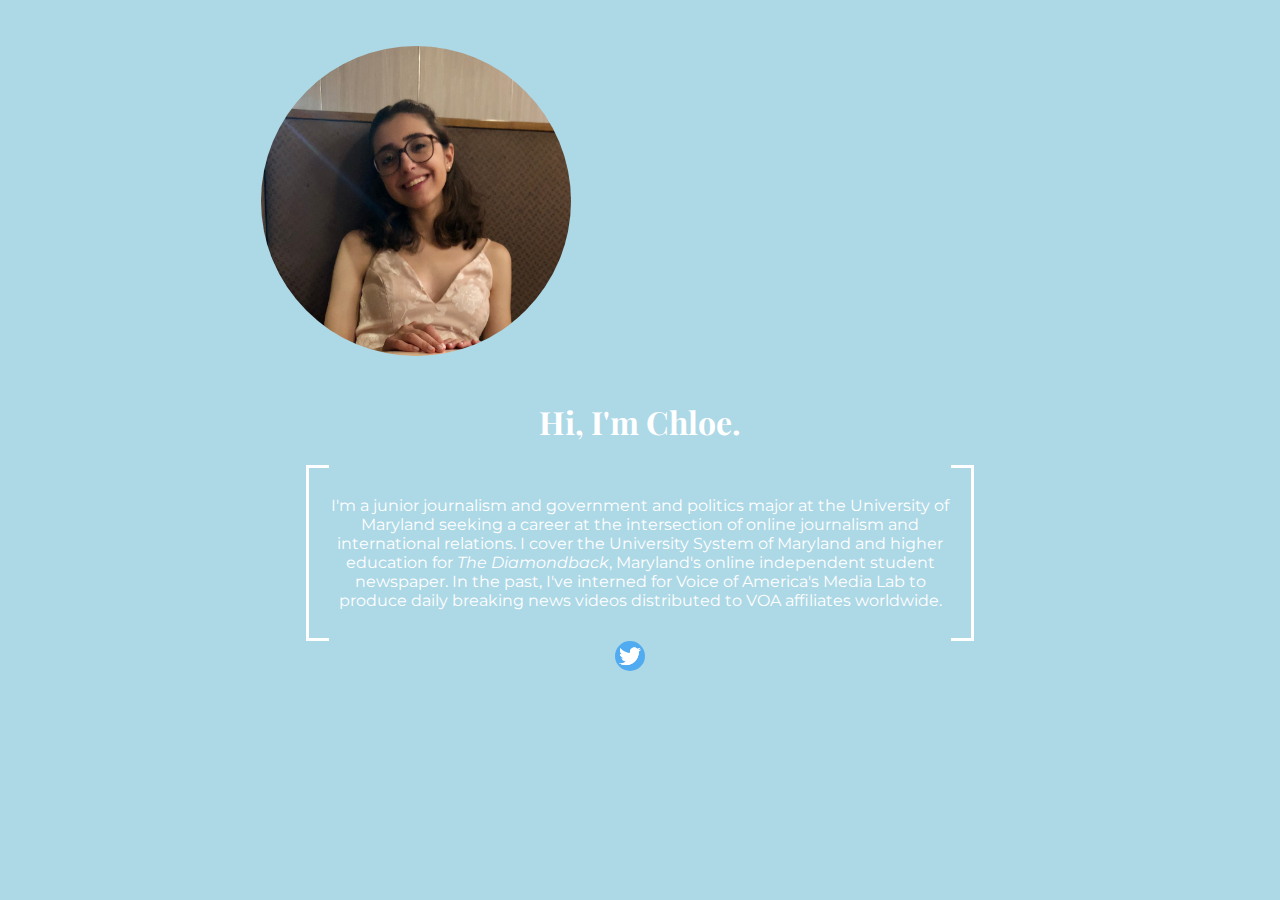
<file: index.html>
<!DOCTYPE html>
<html lang="en">
   <head>
      <!-- Basic Page Needs -->
      <meta charset="utf-8">
      <title>Chloe Goldberg</title>
      <meta name="description" content=" ">
      <meta name="author" content=" ">
      <!--Mobile Specific Metas -->
      <meta name="viewport" content="width=device-width, initial-scale=1">
      <!-- FONT -->
      <link href="https://fonts.googleapis.com/css2?family=Montserrat:ital,wght@0,400;0,700;1,400&display=swap" rel="stylesheet">
      <link href="https://fonts.googleapis.com/css2?family=Playfair+Display:ital,wght@0,400;0,700;1,400&display=swap" rel="stylesheet">
      <!-- CSS -->
      <link rel="stylesheet" href="https://cdn.jsdelivr.net/npm/bootstrap@4.5.3/dist/css/bootstrap.min.css" integrity="sha384-TX8t27EcRE3e/ihU7zmQxVncDAy5uIKz4rEkgIXeMed4M0jlfIDPvg6uqKI2xXr2" crossorigin="anonymous">
      <link rel="stylesheet" href="css/style.css">
   </head>
   <!-- Page contents here -->
   <body>
      <!--NAV-->
      <nav class="navbar navbar-light bg-light">
         <a class="navbar-link" href="index.html" style="color: #add8e6">About</a>
         <a class="navbar-link" href="resume.html" style="color: #add8e6">Resume</a>
         <a class="navbar-link" href="clips.html" style="color: #add8e6">Clips</a>
         <a class="navbar-link" href="contact.html" style="color: #add8e6">Contact</a>
      </nav>
      <!--HEADSHOT-->
      <div class="image-container">
         <br><img src="images/headshot.jpg" class="img-fluid img-circle" alt="headshot">
      </div>
      <br>
      <h1 class="head">Hi, I'm Chloe.</h1>
      <!--BLURB-->
      <div class="blurb bracket">
         <p>I'm a junior journalism and government and politics major at the University of Maryland seeking a career at the intersection of online journalism and international relations. I cover the University System of Maryland and higher education for <em>The Diamondback</em>, Maryland's online independent student newspaper. In the past, I've interned for Voice of America's Media Lab to produce daily breaking news videos distributed to VOA affiliates worldwide.</p>
      </div>
      <div class="twitter">
         <a href="https://twitter.com/ChloeGoldberg10"> <img src="images/twitter3.jpg" class="img-fluid image-container"></a> 
      </div>
      <br>
      <br>
   </body>
</file>
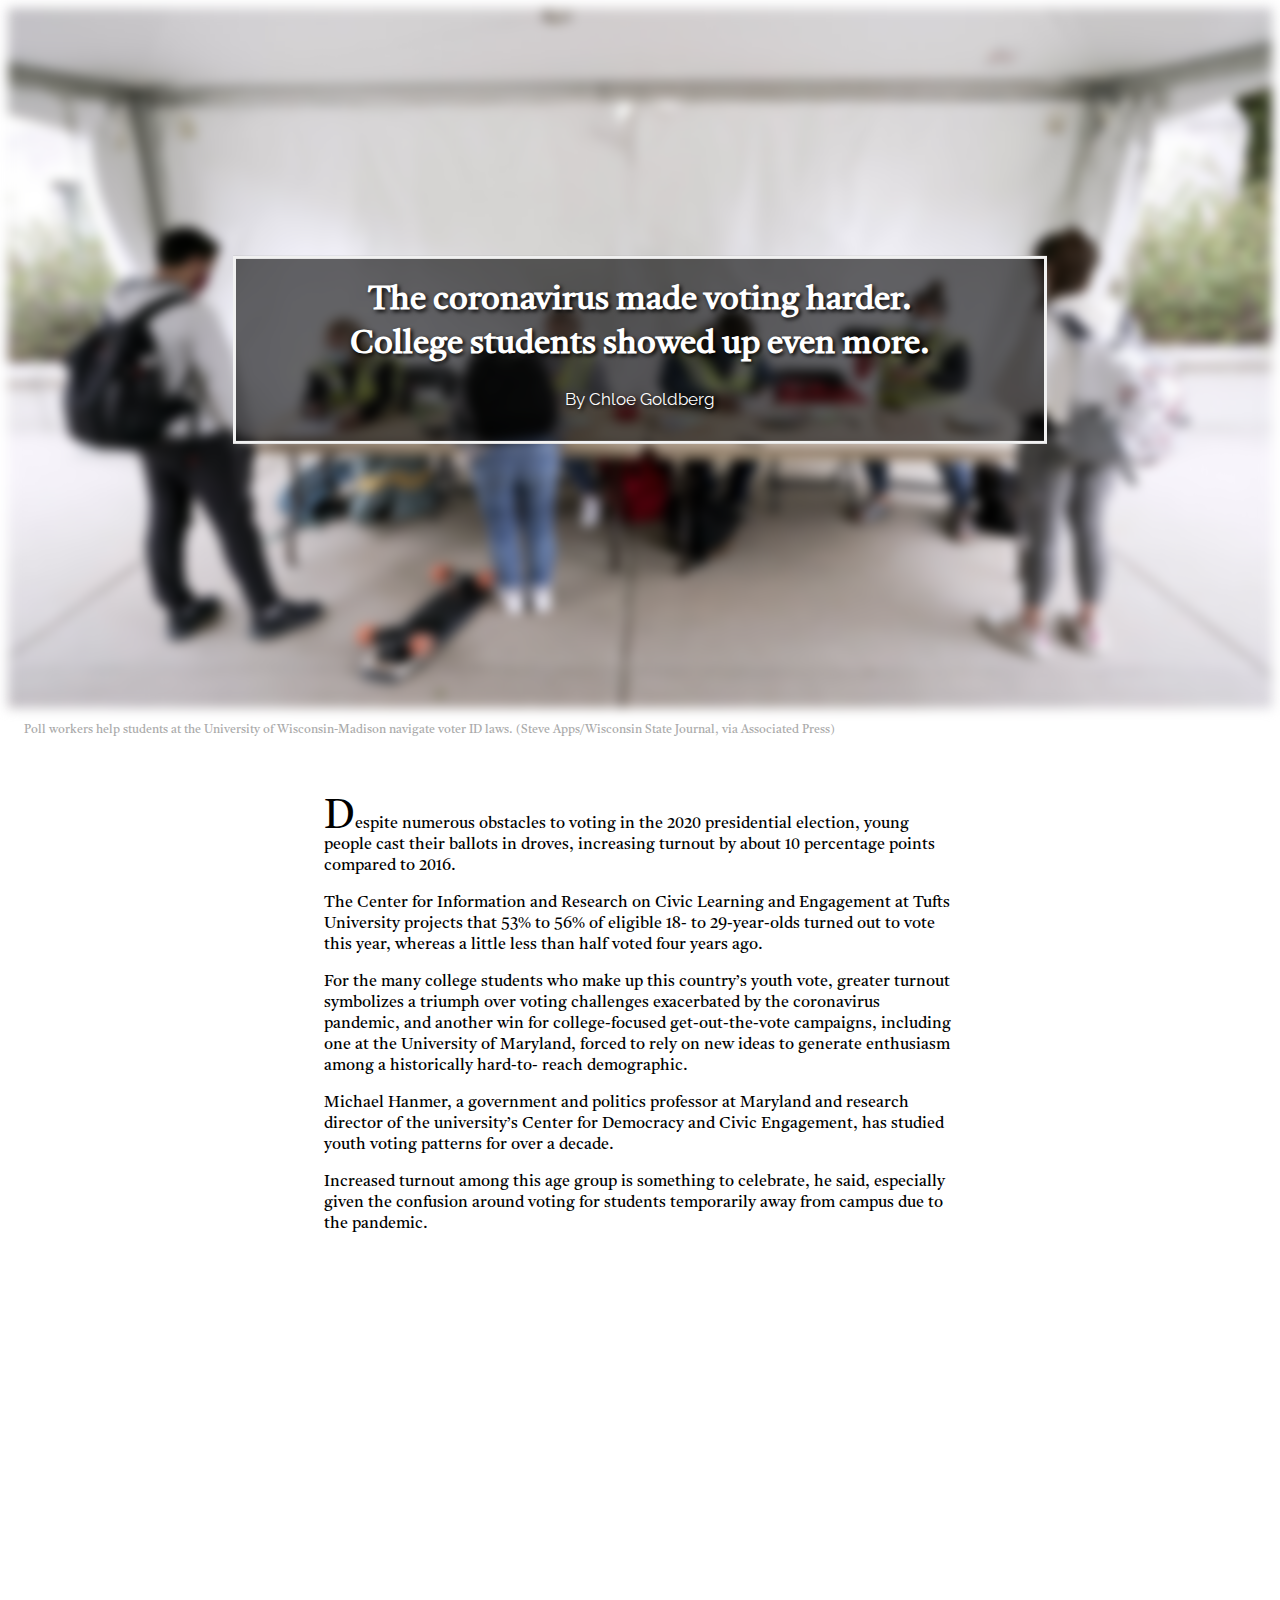
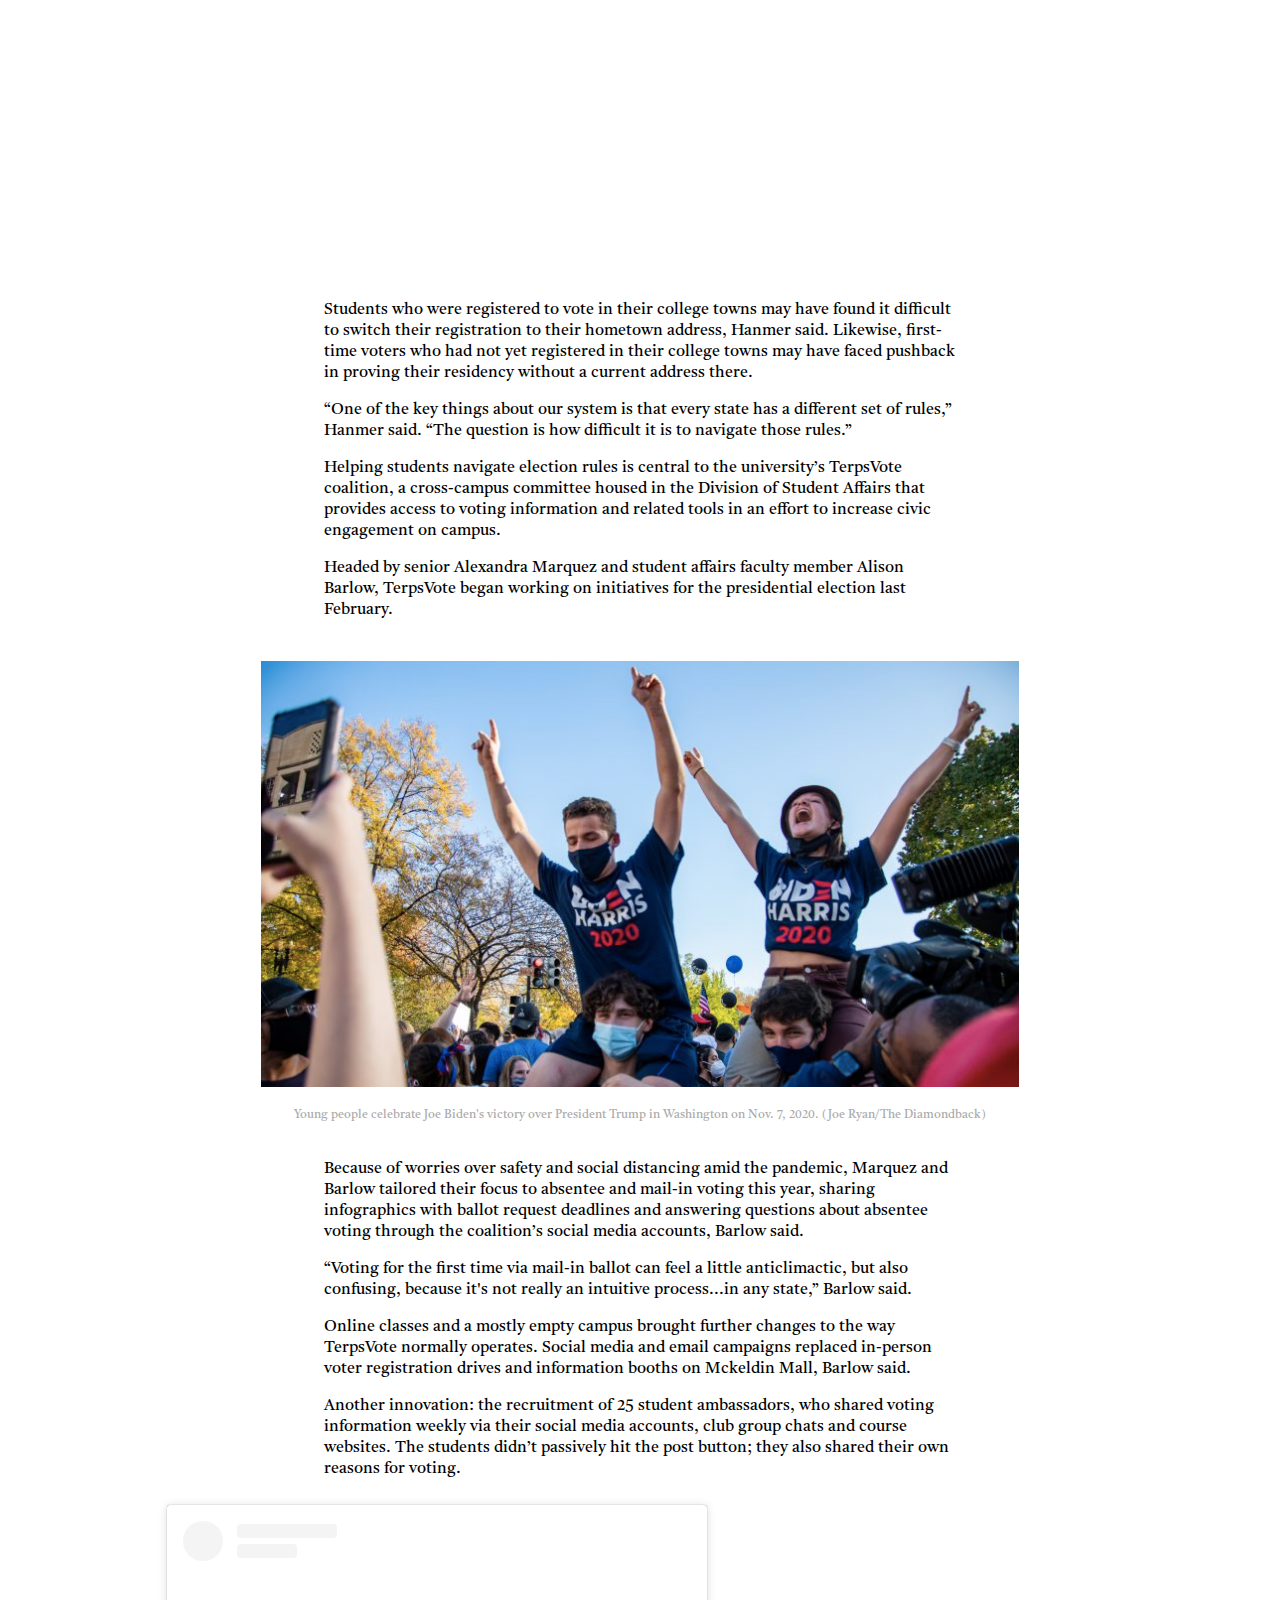
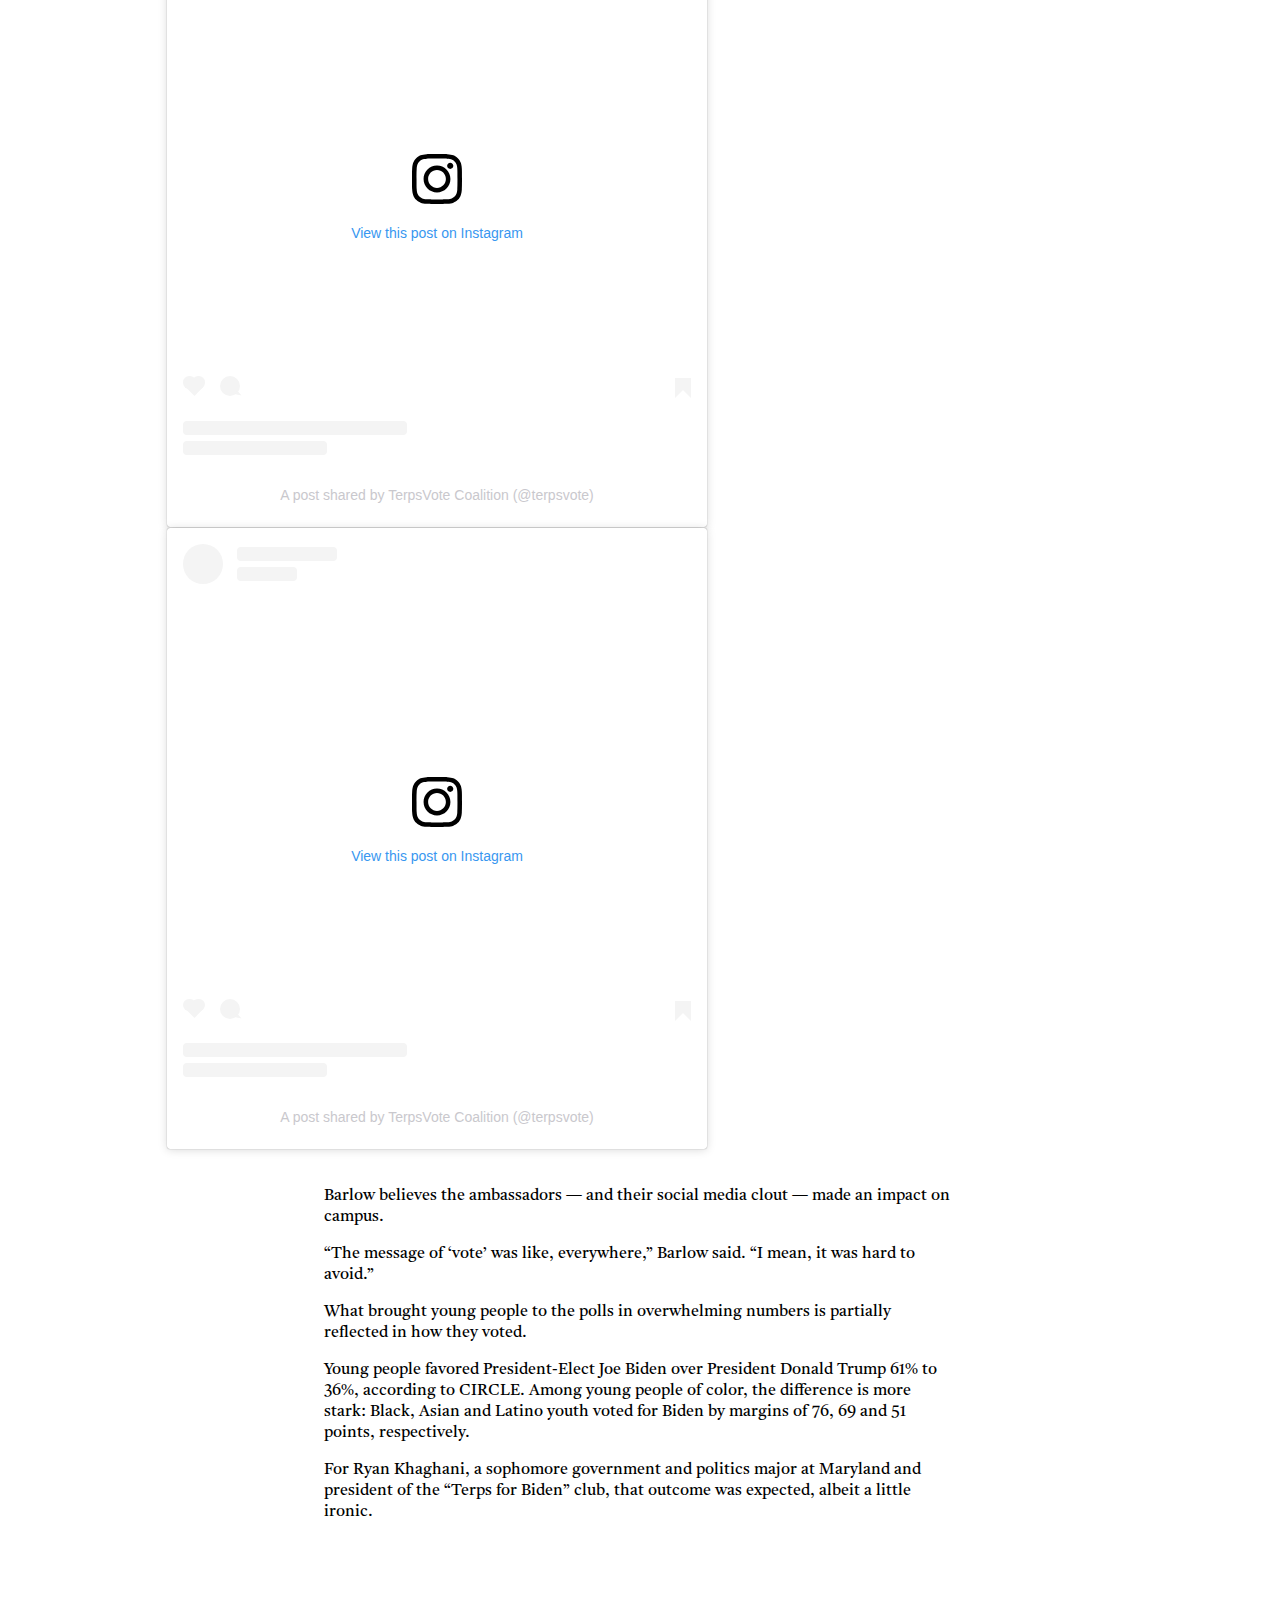
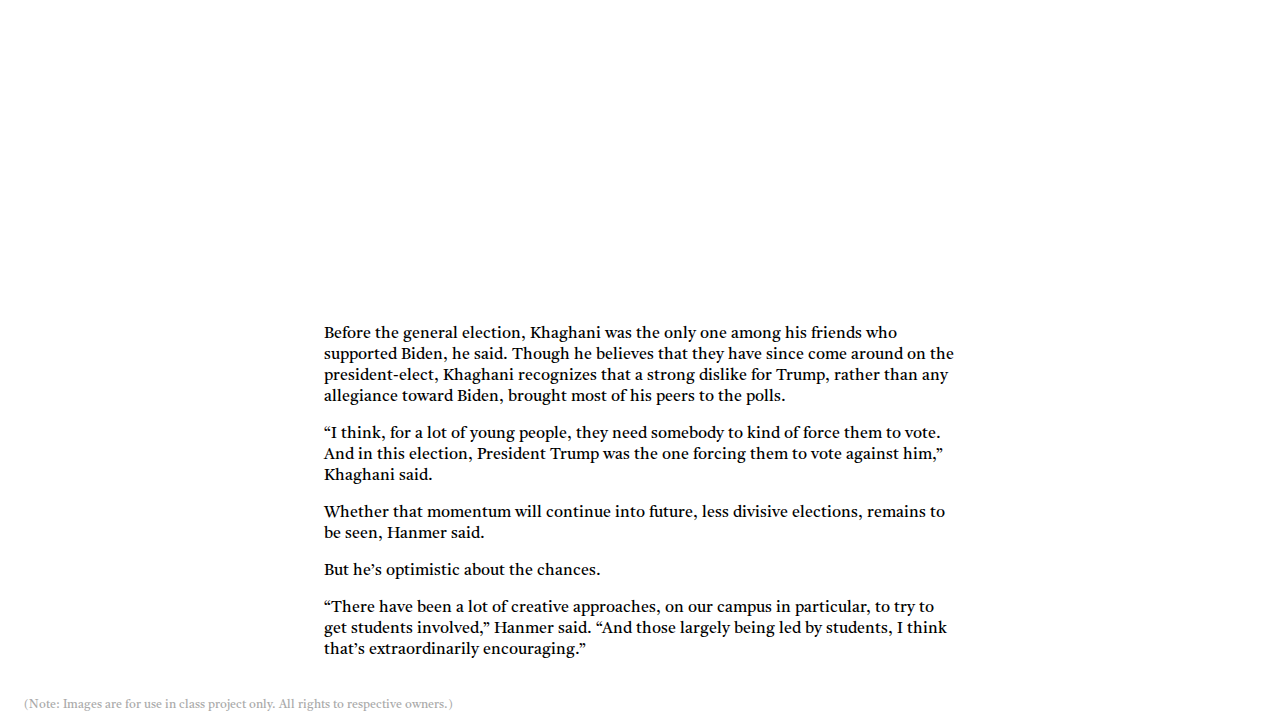
<file: projects/final/index.html>
<!DOCTYPE html>
<html lang="en">
   <head>
      <!-- Basic Page Needs -->
      <meta charset="utf-8">
      <title>The coronavirus made voting harder. College students showed up even more.</title>
      <meta name="description" content="Turnout amongst young Americans in the 2020 presidential election increased by about 10 percentage points compared to 2016.">
      <meta name="author" content=" ">
      <!--Mobile Specific Metas -->
      <meta name="viewport" content="width=device-width, initial-scale=1">
      <!-- FONT -->
      <link href="https://fonts.googleapis.com/css2?family=Castoro&display=swap" rel="stylesheet">
      <link href="https://fonts.googleapis.com/css2?family=Raleway&display=swap" rel="stylesheet">
      <link href="https://fonts.googleapis.com/css2?family=Open+Sans&display=swap" rel="stylesheet">
      <link href="https://fonts.googleapis.com/css2?family=PT+Serif:wght@400;700&display=swap" rel="stylesheet">
      <!-- CSS -->
      <link rel="stylesheet" href="https://cdn.jsdelivr.net/npm/bootstrap@4.5.3/dist/css/bootstrap.min.css" integrity="sha384-TX8t27EcRE3e/ihU7zmQxVncDAy5uIKz4rEkgIXeMed4M0jlfIDPvg6uqKI2xXr2" crossorigin="anonymous">
      <link rel="stylesheet" href="css/style.css">
   </head>
   <body>
      <div class="container-fluid">
         <img src="images/pollworkers.jpg" alt="students at the University of Wisconsin-Madison receive voting information" style="width: 100%;" height="700">
      </div>
      <div class="centered">
         The coronavirus made voting harder.<br>College students showed up even more.
         <p>By Chloe Goldberg</p>
      </div>
      <div class="caption">Poll workers help students at the University of Wisconsin-Madison navigate voter ID laws. (Steve Apps/Wisconsin State Journal, via Associated Press)</div>
      <div class="article">
         <p><span class="first-letter">D</span>espite numerous obstacles to voting in the 2020 presidential election, young people cast their ballots in droves, increasing turnout by about 10 percentage points compared to 2016.</p>
         <p>The ​Center for Information and Research on Civic Learning and Engagement​ at Tufts University projects that 53% to 56% of eligible 18- to 29-year-olds turned out to vote this year, whereas a little less than half voted four years ago.</p>
         <p>For the many college students who make up this country’s youth vote, greater turnout symbolizes a triumph over voting challenges exacerbated by the coronavirus pandemic, and another win for college-focused get-out-the-vote campaigns, including one at the University of Maryland, forced to rely on new ideas to generate enthusiasm among a historically hard-to- reach demographic.</p>
         <p>Michael Hanmer, a government and politics professor at Maryland and research director of the university’s Center for Democracy and Civic Engagement, has studied youth voting patterns for over a decade.</p>
         <p>Increased turnout among this age group is something to celebrate, he said, especially given the confusion around voting for students temporarily away from campus due to the pandemic.</p>
      </div>
      <div class="earlychart">
         <iframe title="2020 Youth Absentee and Early Voting vs. 2016 Total Youth Votes Cast" aria-label="Split Bars" id="datawrapper-chart-Dh8FL" src="https://datawrapper.dwcdn.net/Dh8FL/2/" style="width: 0; min-width: 100% !important; border: none;" height="581"></iframe><script type="text/javascript">!function(){"use strict";window.addEventListener("message",(function(a){if(void 0!==a.data["datawrapper-height"])for(var e in a.data["datawrapper-height"]){var t=document.getElementById("datawrapper-chart-"+e)||document.querySelector("iframe[src*='"+e+"']");t&&(t.style.height=a.data["datawrapper-height"][e]+"px")}}))}();</script>
      </div>
      <div class="article">
         <p>Students who were registered to vote in their college towns may have found it difficult to switch their registration to their hometown address, Hanmer said. Likewise, first-time voters who had not yet registered in their college towns may have faced pushback in proving their residency without a current address there.</p>
         <p>“One of the key things about our system is that every state has a different set of rules,” Hanmer said. “The question is how difficult it is to navigate those rules.”</p>
         <p>Helping students navigate election rules is central to the university’s TerpsVote coalition, a cross-campus committee housed in the Division of Student Affairs that provides access to voting information and related tools in an effort to increase civic engagement on campus.</p>
         <p>Headed by senior Alexandra Marquez and student affairs faculty member Alison Barlow, TerpsVote began working on initiatives for the presidential election last February.</p>
      </div>
      <div class="picture">
         <p><img src="images/college-rejoicing.png" alt="young people celebrating Biden's victory outside White House" style="width: 100%"></p>
      </div>
      <div class="cap2">Young people celebrate Joe Biden's victory over President Trump in Washington on Nov. 7, 2020. (Joe Ryan/The Diamondback)</div>
      <div class="article">
         <p>Because of worries over safety and social distancing amid the pandemic, Marquez and Barlow tailored their focus to absentee and mail-in voting this year, sharing infographics with ballot request deadlines and answering questions about absentee voting through the coalition’s social media accounts, Barlow said.</p>
         <p>“Voting for the first time via mail-in ballot can feel a little anticlimactic, but also confusing, because it's not really an intuitive process...in any state,” Barlow said.</p>
         <p>Online classes and a mostly empty campus brought further changes to the way TerpsVote normally operates. Social media and email campaigns replaced in-person voter registration drives and information booths on Mckeldin Mall, Barlow said.</p>
         <p>Another innovation: the recruitment of 25 student ambassadors, who shared voting information weekly via their social media accounts, club group chats and course websites. The students didn’t passively hit the post button; they also shared their own reasons for voting.</p>
      </div>
      <div class="terpsvote">
         <div class="row">
            <div class="col-6">
               <blockquote class="instagram-media" data-instgrm-captioned data-instgrm-permalink="https://www.instagram.com/p/CHGreHyn8AX/?utm_source=ig_embed&amp;utm_campaign=loading" data-instgrm-version="13" style=" background:#FFF; border:0; border-radius:3px; box-shadow:0 0 1px 0 rgba(0,0,0,0.5),0 1px 10px 0 rgba(0,0,0,0.15); margin: 1px; max-width:540px; min-width:326px; padding:0; width:99.375%; width:-webkit-calc(100% - 2px); width:calc(100% - 2px);">
                  <div style="padding:16px;">
                     <a href="https://www.instagram.com/p/CHGreHyn8AX/?utm_source=ig_embed&amp;utm_campaign=loading" style=" background:#FFFFFF; line-height:0; padding:0 0; text-align:center; text-decoration:none; width:100%;" target="_blank">
                        <div style=" display: flex; flex-direction: row; align-items: center;">
                           <div style="background-color: #F4F4F4; border-radius: 50%; flex-grow: 0; height: 40px; margin-right: 14px; width: 40px;"></div>
                           <div style="display: flex; flex-direction: column; flex-grow: 1; justify-content: center;">
                              <div style=" background-color: #F4F4F4; border-radius: 4px; flex-grow: 0; height: 14px; margin-bottom: 6px; width: 100px;"></div>
                              <div style=" background-color: #F4F4F4; border-radius: 4px; flex-grow: 0; height: 14px; width: 60px;"></div>
                           </div>
                        </div>
                        <div style="padding: 19% 0;"></div>
                        <div style="display:block; height:50px; margin:0 auto 12px; width:50px;">
                           <svg width="50px" height="50px" viewBox="0 0 60 60" version="1.1" xmlns="http://www.w3.org/2000/svg" xmlns:xlink="http://www.w3.org/1999/xlink">
                              <g stroke="none" stroke-width="1" fill="none" fill-rule="evenodd">
                                 <g transform="translate(-511.000000, -20.000000)" fill="#000000">
                                    <g>
                                       <path d="M556.869,30.41 C554.814,30.41 553.148,32.076 553.148,34.131 C553.148,36.186 554.814,37.852 556.869,37.852 C558.924,37.852 560.59,36.186 560.59,34.131 C560.59,32.076 558.924,30.41 556.869,30.41 M541,60.657 C535.114,60.657 530.342,55.887 530.342,50 C530.342,44.114 535.114,39.342 541,39.342 C546.887,39.342 551.658,44.114 551.658,50 C551.658,55.887 546.887,60.657 541,60.657 M541,33.886 C532.1,33.886 524.886,41.1 524.886,50 C524.886,58.899 532.1,66.113 541,66.113 C549.9,66.113 557.115,58.899 557.115,50 C557.115,41.1 549.9,33.886 541,33.886 M565.378,62.101 C565.244,65.022 564.756,66.606 564.346,67.663 C563.803,69.06 563.154,70.057 562.106,71.106 C561.058,72.155 560.06,72.803 558.662,73.347 C557.607,73.757 556.021,74.244 553.102,74.378 C549.944,74.521 548.997,74.552 541,74.552 C533.003,74.552 532.056,74.521 528.898,74.378 C525.979,74.244 524.393,73.757 523.338,73.347 C521.94,72.803 520.942,72.155 519.894,71.106 C518.846,70.057 518.197,69.06 517.654,67.663 C517.244,66.606 516.755,65.022 516.623,62.101 C516.479,58.943 516.448,57.996 516.448,50 C516.448,42.003 516.479,41.056 516.623,37.899 C516.755,34.978 517.244,33.391 517.654,32.338 C518.197,30.938 518.846,29.942 519.894,28.894 C520.942,27.846 521.94,27.196 523.338,26.654 C524.393,26.244 525.979,25.756 528.898,25.623 C532.057,25.479 533.004,25.448 541,25.448 C548.997,25.448 549.943,25.479 553.102,25.623 C556.021,25.756 557.607,26.244 558.662,26.654 C560.06,27.196 561.058,27.846 562.106,28.894 C563.154,29.942 563.803,30.938 564.346,32.338 C564.756,33.391 565.244,34.978 565.378,37.899 C565.522,41.056 565.552,42.003 565.552,50 C565.552,57.996 565.522,58.943 565.378,62.101 M570.82,37.631 C570.674,34.438 570.167,32.258 569.425,30.349 C568.659,28.377 567.633,26.702 565.965,25.035 C564.297,23.368 562.623,22.342 560.652,21.575 C558.743,20.834 556.562,20.326 553.369,20.18 C550.169,20.033 549.148,20 541,20 C532.853,20 531.831,20.033 528.631,20.18 C525.438,20.326 523.257,20.834 521.349,21.575 C519.376,22.342 517.703,23.368 516.035,25.035 C514.368,26.702 513.342,28.377 512.574,30.349 C511.834,32.258 511.326,34.438 511.181,37.631 C511.035,40.831 511,41.851 511,50 C511,58.147 511.035,59.17 511.181,62.369 C511.326,65.562 511.834,67.743 512.574,69.651 C513.342,71.625 514.368,73.296 516.035,74.965 C517.703,76.634 519.376,77.658 521.349,78.425 C523.257,79.167 525.438,79.673 528.631,79.82 C531.831,79.965 532.853,80.001 541,80.001 C549.148,80.001 550.169,79.965 553.369,79.82 C556.562,79.673 558.743,79.167 560.652,78.425 C562.623,77.658 564.297,76.634 565.965,74.965 C567.633,73.296 568.659,71.625 569.425,69.651 C570.167,67.743 570.674,65.562 570.82,62.369 C570.966,59.17 571,58.147 571,50 C571,41.851 570.966,40.831 570.82,37.631"></path>
                                    </g>
                                 </g>
                              </g>
                           </svg>
                        </div>
                        <div style="padding-top: 8px;">
                           <div style=" color:#3897f0; font-family:Arial,sans-serif; font-size:14px; font-style:normal; font-weight:500; line-height:18px;"> View this post on Instagram</div>
                        </div>
                        <div style="padding: 12.5% 0;"></div>
                        <div style="display: flex; flex-direction: row; margin-bottom: 14px; align-items: center;">
                           <div>
                              <div style="background-color: #F4F4F4; border-radius: 50%; height: 12.5px; width: 12.5px; transform: translateX(0px) translateY(7px);"></div>
                              <div style="background-color: #F4F4F4; height: 12.5px; transform: rotate(-45deg) translateX(3px) translateY(1px); width: 12.5px; flex-grow: 0; margin-right: 14px; margin-left: 2px;"></div>
                              <div style="background-color: #F4F4F4; border-radius: 50%; height: 12.5px; width: 12.5px; transform: translateX(9px) translateY(-18px);"></div>
                           </div>
                           <div style="margin-left: 8px;">
                              <div style=" background-color: #F4F4F4; border-radius: 50%; flex-grow: 0; height: 20px; width: 20px;"></div>
                              <div style=" width: 0; height: 0; border-top: 2px solid transparent; border-left: 6px solid #f4f4f4; border-bottom: 2px solid transparent; transform: translateX(16px) translateY(-4px) rotate(30deg)"></div>
                           </div>
                           <div style="margin-left: auto;">
                              <div style=" width: 0px; border-top: 8px solid #F4F4F4; border-right: 8px solid transparent; transform: translateY(16px);"></div>
                              <div style=" background-color: #F4F4F4; flex-grow: 0; height: 12px; width: 16px; transform: translateY(-4px);"></div>
                              <div style=" width: 0; height: 0; border-top: 8px solid #F4F4F4; border-left: 8px solid transparent; transform: translateY(-4px) translateX(8px);"></div>
                           </div>
                        </div>
                        <div style="display: flex; flex-direction: column; flex-grow: 1; justify-content: center; margin-bottom: 24px;">
                           <div style=" background-color: #F4F4F4; border-radius: 4px; flex-grow: 0; height: 14px; margin-bottom: 6px; width: 224px;"></div>
                           <div style=" background-color: #F4F4F4; border-radius: 4px; flex-grow: 0; height: 14px; width: 144px;"></div>
                        </div>
                     </a>
                     <p style=" color:#c9c8cd; font-family:Arial,sans-serif; font-size:14px; line-height:17px; margin-bottom:0; margin-top:8px; overflow:hidden; padding:8px 0 7px; text-align:center; text-overflow:ellipsis; white-space:nowrap;"><a href="https://www.instagram.com/p/CHGreHyn8AX/?utm_source=ig_embed&amp;utm_campaign=loading" style=" color:#c9c8cd; font-family:Arial,sans-serif; font-size:14px; font-style:normal; font-weight:normal; line-height:17px; text-decoration:none;" target="_blank">A post shared by TerpsVote Coalition (@terpsvote)</a></p>
                  </div>
               </blockquote>
               <script async src="//www.instagram.com/embed.js"></script>
            </div>
            <div class="col-6">
               <blockquote class="instagram-media" data-instgrm-captioned data-instgrm-permalink="https://www.instagram.com/p/BjVjXXuFnsD/?utm_source=ig_embed&amp;utm_campaign=loading" data-instgrm-version="13" style=" background:#FFF; border:0; border-radius:3px; box-shadow:0 0 1px 0 rgba(0,0,0,0.5),0 1px 10px 0 rgba(0,0,0,0.15); margin: 1px; max-width:540px; min-width:326px; padding:0; width:99.375%; width:-webkit-calc(100% - 2px); width:calc(100% - 2px);">
                  <div style="padding:16px;">
                     <a href="https://www.instagram.com/p/BjVjXXuFnsD/?utm_source=ig_embed&amp;utm_campaign=loading" style=" background:#FFFFFF; line-height:0; padding:0 0; text-align:center; text-decoration:none; width:100%;" target="_blank">
                        <div style=" display: flex; flex-direction: row; align-items: center;">
                           <div style="background-color: #F4F4F4; border-radius: 50%; flex-grow: 0; height: 40px; margin-right: 14px; width: 40px;"></div>
                           <div style="display: flex; flex-direction: column; flex-grow: 1; justify-content: center;">
                              <div style=" background-color: #F4F4F4; border-radius: 4px; flex-grow: 0; height: 14px; margin-bottom: 6px; width: 100px;"></div>
                              <div style=" background-color: #F4F4F4; border-radius: 4px; flex-grow: 0; height: 14px; width: 60px;"></div>
                           </div>
                        </div>
                        <div style="padding: 19% 0;"></div>
                        <div style="display:block; height:50px; margin:0 auto 12px; width:50px;">
                           <svg width="50px" height="50px" viewBox="0 0 60 60" version="1.1" xmlns="http://www.w3.org/2000/svg" xmlns:xlink="http://www.w3.org/1999/xlink">
                              <g stroke="none" stroke-width="1" fill="none" fill-rule="evenodd">
                                 <g transform="translate(-511.000000, -20.000000)" fill="#000000">
                                    <g>
                                       <path d="M556.869,30.41 C554.814,30.41 553.148,32.076 553.148,34.131 C553.148,36.186 554.814,37.852 556.869,37.852 C558.924,37.852 560.59,36.186 560.59,34.131 C560.59,32.076 558.924,30.41 556.869,30.41 M541,60.657 C535.114,60.657 530.342,55.887 530.342,50 C530.342,44.114 535.114,39.342 541,39.342 C546.887,39.342 551.658,44.114 551.658,50 C551.658,55.887 546.887,60.657 541,60.657 M541,33.886 C532.1,33.886 524.886,41.1 524.886,50 C524.886,58.899 532.1,66.113 541,66.113 C549.9,66.113 557.115,58.899 557.115,50 C557.115,41.1 549.9,33.886 541,33.886 M565.378,62.101 C565.244,65.022 564.756,66.606 564.346,67.663 C563.803,69.06 563.154,70.057 562.106,71.106 C561.058,72.155 560.06,72.803 558.662,73.347 C557.607,73.757 556.021,74.244 553.102,74.378 C549.944,74.521 548.997,74.552 541,74.552 C533.003,74.552 532.056,74.521 528.898,74.378 C525.979,74.244 524.393,73.757 523.338,73.347 C521.94,72.803 520.942,72.155 519.894,71.106 C518.846,70.057 518.197,69.06 517.654,67.663 C517.244,66.606 516.755,65.022 516.623,62.101 C516.479,58.943 516.448,57.996 516.448,50 C516.448,42.003 516.479,41.056 516.623,37.899 C516.755,34.978 517.244,33.391 517.654,32.338 C518.197,30.938 518.846,29.942 519.894,28.894 C520.942,27.846 521.94,27.196 523.338,26.654 C524.393,26.244 525.979,25.756 528.898,25.623 C532.057,25.479 533.004,25.448 541,25.448 C548.997,25.448 549.943,25.479 553.102,25.623 C556.021,25.756 557.607,26.244 558.662,26.654 C560.06,27.196 561.058,27.846 562.106,28.894 C563.154,29.942 563.803,30.938 564.346,32.338 C564.756,33.391 565.244,34.978 565.378,37.899 C565.522,41.056 565.552,42.003 565.552,50 C565.552,57.996 565.522,58.943 565.378,62.101 M570.82,37.631 C570.674,34.438 570.167,32.258 569.425,30.349 C568.659,28.377 567.633,26.702 565.965,25.035 C564.297,23.368 562.623,22.342 560.652,21.575 C558.743,20.834 556.562,20.326 553.369,20.18 C550.169,20.033 549.148,20 541,20 C532.853,20 531.831,20.033 528.631,20.18 C525.438,20.326 523.257,20.834 521.349,21.575 C519.376,22.342 517.703,23.368 516.035,25.035 C514.368,26.702 513.342,28.377 512.574,30.349 C511.834,32.258 511.326,34.438 511.181,37.631 C511.035,40.831 511,41.851 511,50 C511,58.147 511.035,59.17 511.181,62.369 C511.326,65.562 511.834,67.743 512.574,69.651 C513.342,71.625 514.368,73.296 516.035,74.965 C517.703,76.634 519.376,77.658 521.349,78.425 C523.257,79.167 525.438,79.673 528.631,79.82 C531.831,79.965 532.853,80.001 541,80.001 C549.148,80.001 550.169,79.965 553.369,79.82 C556.562,79.673 558.743,79.167 560.652,78.425 C562.623,77.658 564.297,76.634 565.965,74.965 C567.633,73.296 568.659,71.625 569.425,69.651 C570.167,67.743 570.674,65.562 570.82,62.369 C570.966,59.17 571,58.147 571,50 C571,41.851 570.966,40.831 570.82,37.631"></path>
                                    </g>
                                 </g>
                              </g>
                           </svg>
                        </div>
                        <div style="padding-top: 8px;">
                           <div style=" color:#3897f0; font-family:Arial,sans-serif; font-size:14px; font-style:normal; font-weight:500; line-height:18px;"> View this post on Instagram</div>
                        </div>
                        <div style="padding: 12.5% 0;"></div>
                        <div style="display: flex; flex-direction: row; margin-bottom: 14px; align-items: center;">
                           <div>
                              <div style="background-color: #F4F4F4; border-radius: 50%; height: 12.5px; width: 12.5px; transform: translateX(0px) translateY(7px);"></div>
                              <div style="background-color: #F4F4F4; height: 12.5px; transform: rotate(-45deg) translateX(3px) translateY(1px); width: 12.5px; flex-grow: 0; margin-right: 14px; margin-left: 2px;"></div>
                              <div style="background-color: #F4F4F4; border-radius: 50%; height: 12.5px; width: 12.5px; transform: translateX(9px) translateY(-18px);"></div>
                           </div>
                           <div style="margin-left: 8px;">
                              <div style=" background-color: #F4F4F4; border-radius: 50%; flex-grow: 0; height: 20px; width: 20px;"></div>
                              <div style=" width: 0; height: 0; border-top: 2px solid transparent; border-left: 6px solid #f4f4f4; border-bottom: 2px solid transparent; transform: translateX(16px) translateY(-4px) rotate(30deg)"></div>
                           </div>
                           <div style="margin-left: auto;">
                              <div style=" width: 0px; border-top: 8px solid #F4F4F4; border-right: 8px solid transparent; transform: translateY(16px);"></div>
                              <div style=" background-color: #F4F4F4; flex-grow: 0; height: 12px; width: 16px; transform: translateY(-4px);"></div>
                              <div style=" width: 0; height: 0; border-top: 8px solid #F4F4F4; border-left: 8px solid transparent; transform: translateY(-4px) translateX(8px);"></div>
                           </div>
                        </div>
                        <div style="display: flex; flex-direction: column; flex-grow: 1; justify-content: center; margin-bottom: 24px;">
                           <div style=" background-color: #F4F4F4; border-radius: 4px; flex-grow: 0; height: 14px; margin-bottom: 6px; width: 224px;"></div>
                           <div style=" background-color: #F4F4F4; border-radius: 4px; flex-grow: 0; height: 14px; width: 144px;"></div>
                        </div>
                     </a>
                     <p style=" color:#c9c8cd; font-family:Arial,sans-serif; font-size:14px; line-height:17px; margin-bottom:0; margin-top:8px; overflow:hidden; padding:8px 0 7px; text-align:center; text-overflow:ellipsis; white-space:nowrap;"><a href="https://www.instagram.com/p/BjVjXXuFnsD/?utm_source=ig_embed&amp;utm_campaign=loading" style=" color:#c9c8cd; font-family:Arial,sans-serif; font-size:14px; font-style:normal; font-weight:normal; line-height:17px; text-decoration:none;" target="_blank">A post shared by TerpsVote Coalition (@terpsvote)</a></p>
                  </div>
               </blockquote>
               <script async src="//www.instagram.com/embed.js"></script>
            </div>
         </div>
      </div>
      <div class="article">
         <p>Barlow believes the ambassadors — and their social media clout — made an impact on campus.</p>
         <p>“The message of ‘vote’ was like, everywhere,” Barlow said. “I mean, it was hard to avoid.”</p>
         <p>What brought young people to the polls in overwhelming numbers is partially reflected in how they voted.</p>
         <p>Young people favored President-Elect Joe Biden over President Donald Trump 61% to 36%, according to CIRCLE. Among young people of color, the difference is more stark: Black, Asian and Latino youth voted for Biden by margins of 76, 69 and 51 points, respectively.</p>
         <p>For Ryan Khaghani, a sophomore government and politics major at Maryland and president of the “Terps for Biden” club, that outcome was expected, albeit a little ironic.</p>
      </div>
      <div class="partychart">
         <iframe title="Vote Choice by Age" aria-label="chart" id="datawrapper-chart-JjOVz" src="https://datawrapper.dwcdn.net/JjOVz/2/" style="width: 0; min-width: 100% !important; border: none;" height="317"></iframe><script type="text/javascript">!function(){"use strict";window.addEventListener("message",(function(a){if(void 0!==a.data["datawrapper-height"])for(var e in a.data["datawrapper-height"]){var t=document.getElementById("datawrapper-chart-"+e)||document.querySelector("iframe[src*='"+e+"']");t&&(t.style.height=a.data["datawrapper-height"][e]+"px")}}))}();</script>
      </div>
      <div class="article">
         <p>Before the general election, Khaghani was the only one among his friends who supported Biden, he said. Though he believes that they have since come around on the president-elect, Khaghani recognizes that a strong dislike for Trump, rather than any allegiance toward Biden, brought most of his peers to the polls.</p>
         <p>“I think, for a lot of young people, they need somebody to kind of force them to vote. And in this election, President Trump was the one forcing them to vote against him,” Khaghani said.</p>
         <p>Whether that momentum will continue into future, less divisive elections, remains to be seen, Hanmer said.</p>
         <p>But he’s optimistic about the chances.</p>
         <p>“There have been a lot of creative approaches, on our campus in particular, to try to get students involved,” Hanmer said. “And those largely being led by students, I think that’s extraordinarily encouraging.”</p>
      </div>
      <div class="disclaimer">
         <p>(Note: Images are for use in class project only. All rights to respective owners.)</p>
      </div>
   </body>
</file>
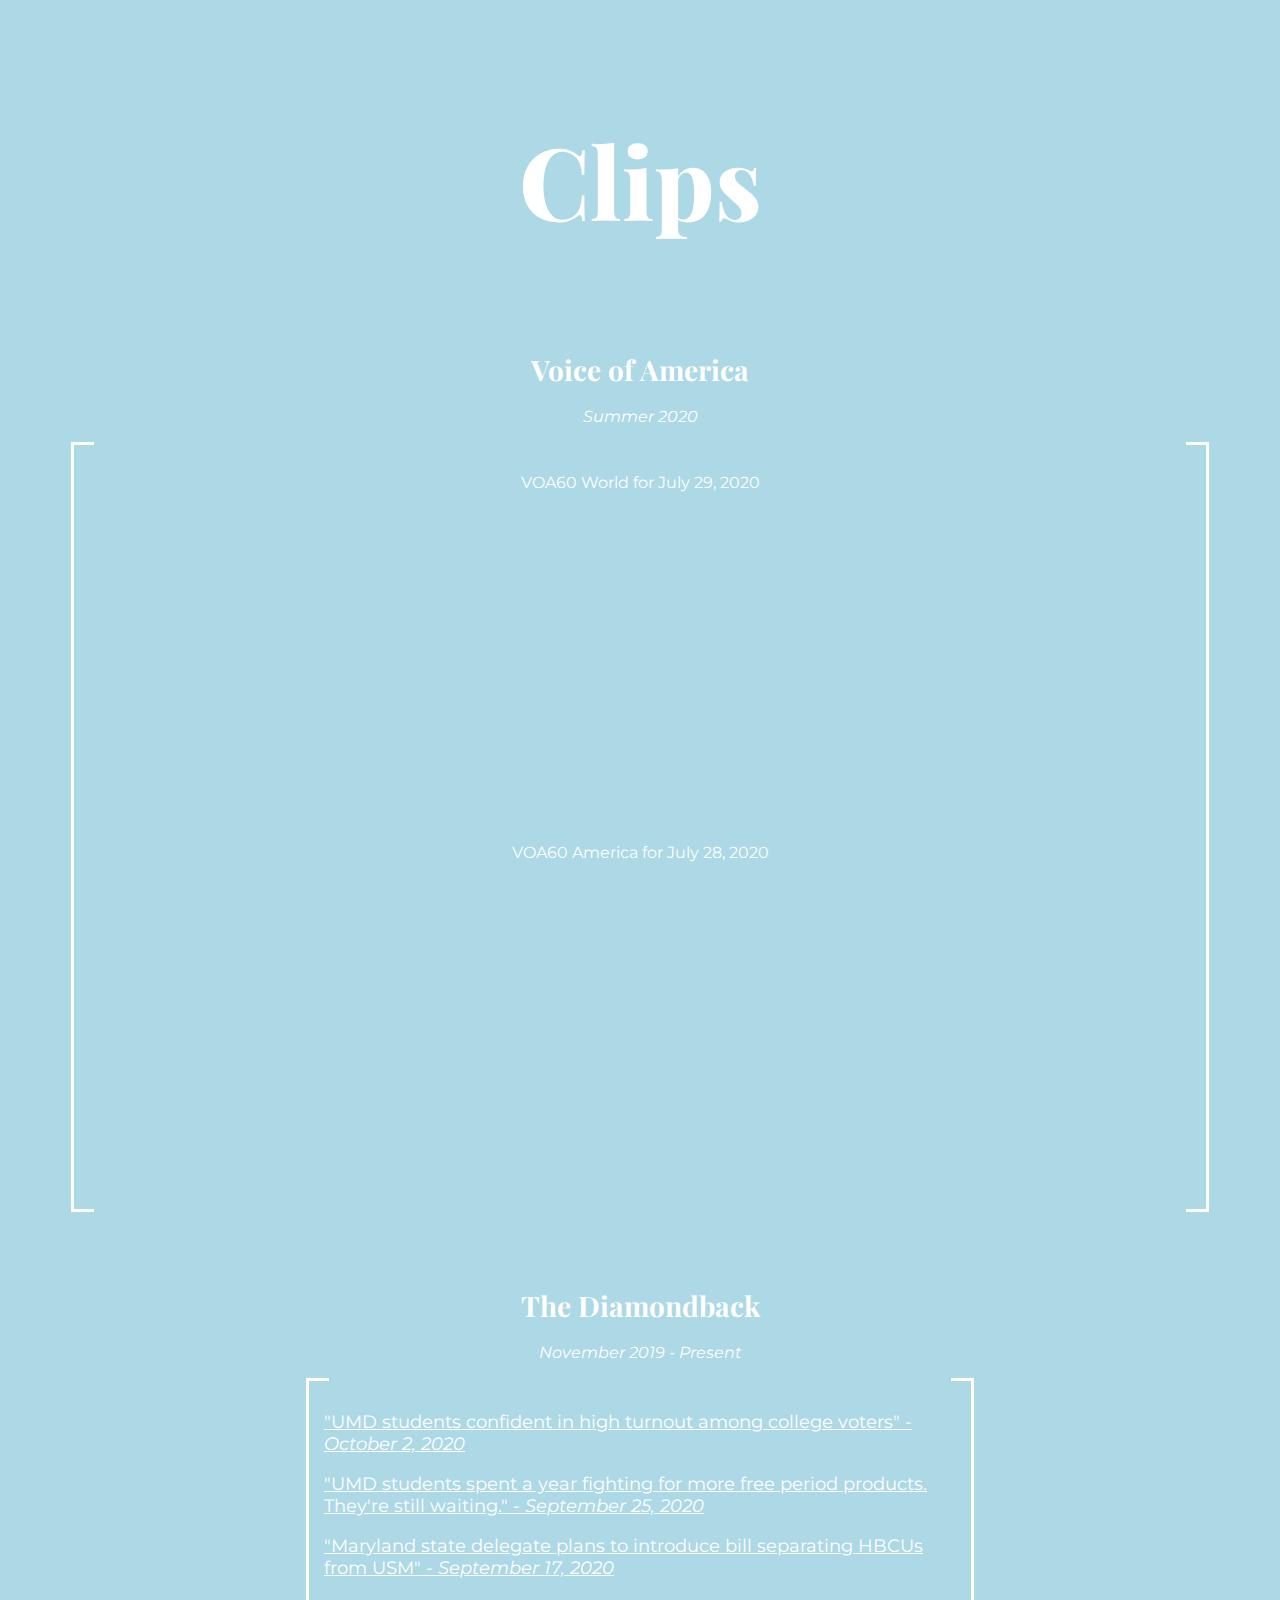
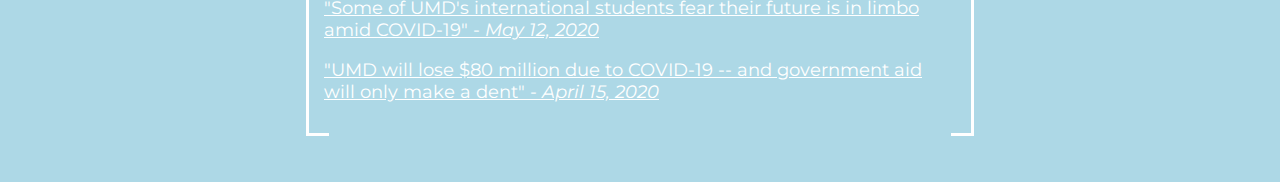
<file: clips.html>
<!DOCTYPE html>
<html lang="en">
   <head>
      <!-- Basic Page Needs -->
      <meta charset="utf-8">
      <title>Clips</title>
      <meta name="description" content=" ">
      <meta name="author" content=" ">
      <!--Mobile Specific Metas -->
      <meta name="viewport" content="width=device-width, initial-scale=1">
      <!-- FONT -->
      <link href="https://fonts.googleapis.com/css2?family=Montserrat:ital,wght@0,400;0,700;1,400&display=swap" rel="stylesheet">
      <link href="https://fonts.googleapis.com/css2?family=Playfair+Display:ital,wght@0,400;0,700;1,400&display=swap" rel="stylesheet">
      <!-- CSS -->
      <link rel="stylesheet" href="https://cdn.jsdelivr.net/npm/bootstrap@4.5.3/dist/css/bootstrap.min.css" integrity="sha384-TX8t27EcRE3e/ihU7zmQxVncDAy5uIKz4rEkgIXeMed4M0jlfIDPvg6uqKI2xXr2" crossorigin="anonymous">
      <link rel="stylesheet" href="css/style.css">
   </head>
   <!-- Page contents here -->
   <!--NAV-->
   <nav class="navbar navbar-light bg-light">
      <a class="navbar-link" href="index.html" style="color: #add8e6">About</a>
      <a class="navbar-link" href="resume.html" style="color: #add8e6">Resume</a>
      <a class="navbar-link" href="clips.html" style="color: #add8e6">Clips</a>
      <a class="navbar-link" href="contact.html" style="color: #add8e6">Contact</a>
   </nav>
   <body>
      <br>
      <div class="resume">
         <h1>Clips</h1>
      </div>
      <br>
      <div class="videos">
         <h1>Voice of America</h1>
         <p><em>Summer 2020</em></p>
         <div class="row bracket">
            <div class="col-6">
               <p>VOA60 World for July 29, 2020</p>
               <iframe width="560" height="315" src="https://www.youtube.com/embed/vh2c5o-b2kU" frameborder="0" allow="accelerometer; autoplay; clipboard-write; encrypted-media; gyroscope; picture-in-picture" allowfullscreen></iframe>
            </div>
            <div class="col-6">
               <p>VOA60 America for July 28, 2020</p>
               <iframe width="560" height="315" src="https://www.youtube.com/embed/5lZQ8bFSwHA" frameborder="0" allow="accelerometer; autoplay; clipboard-write; encrypted-media; gyroscope; picture-in-picture" allowfullscreen></iframe>
            </div>
         </div>
      </div>
      <br>
      <br>
      <br>
      <div class="dbk">
         <h1>The Diamondback</h1>
         <p><em>November 2019 - Present</em></p>
      </div>
      <div class="articles bracket">
         <p><a href="https://dbknews.com/2020/10/02/umd-voter-turnout-youth-college-poll/" style="color: white">"UMD students confident in high turnout among college voters" - <em>October 2, 2020</em></a></p>
         <p><a href="https://dbknews.com/2020/09/25/umd-students-free-period-products-campus/" style="color: white">"UMD students spent a year fighting for more free period products. They're still waiting." - <em>September 25, 2020</em></a></p>
         <p><a href="https://dbknews.com/2020/09/17/maryland-state-delegate-bill-separating-hbcus-usm-historically-black-colleges-and-universities-system-umd/" style="color: white">"Maryland state delegate plans to introduce bill separating HBCUs from USM" - <em>September 17, 2020</em></a></p>
         <p><a href="https://dbknews.com/2020/07/13/usm-ice-lawsuit-visa-international-student/" style="color: white">"Some of UMD's international students fear their future is in limbo amid COVID-19" - <em>May 12, 2020</em></a></p>
         <p><a href="https://dbknews.com/2020/04/15/umd-higher-education-bailout-cares-act/" style="color: white">"UMD will lose $80 million due to COVID-19 -- and government aid will only make a dent" - <em>April 15, 2020</em></a></p>
      </div>
      <br>
      <br>
   </body>
</file>
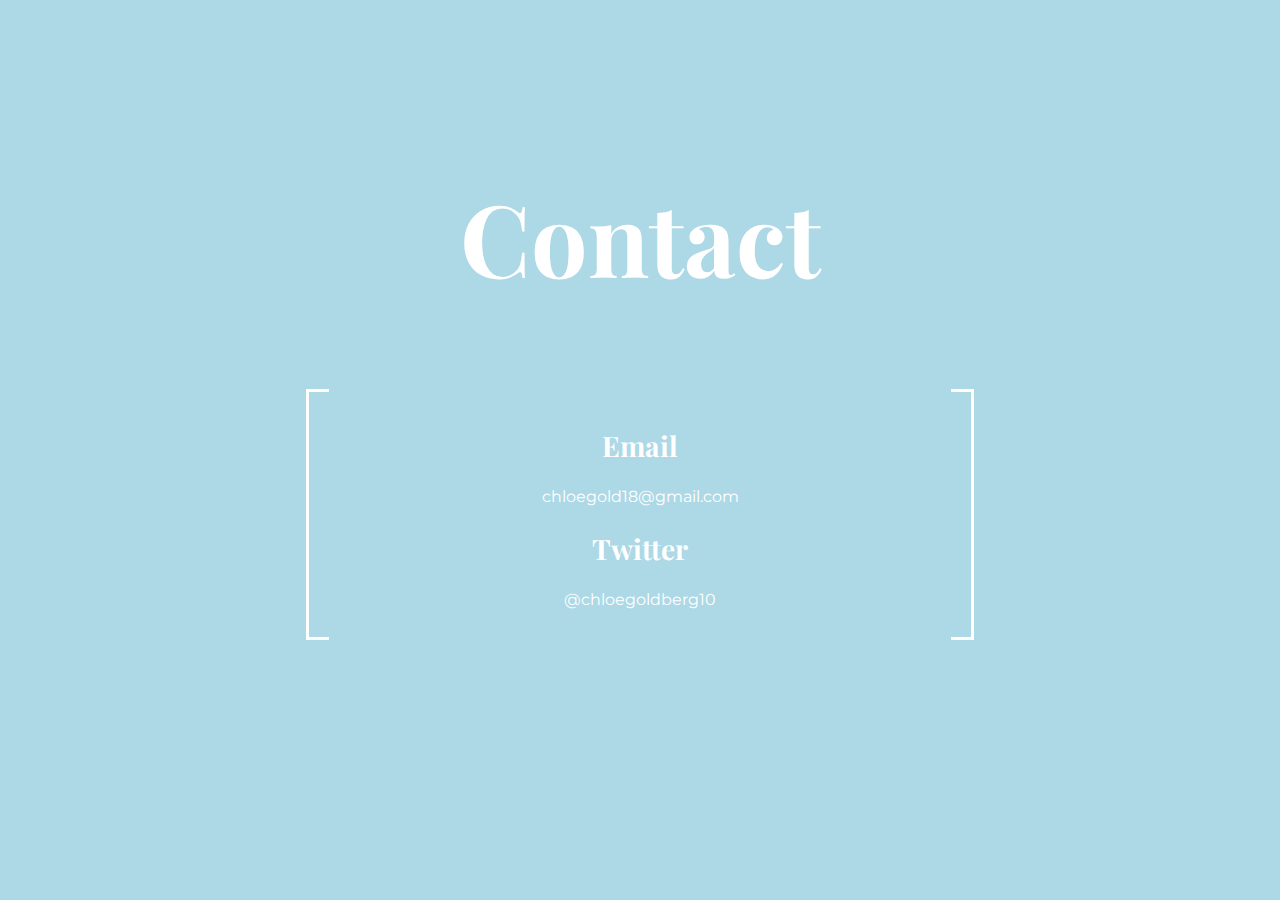
<file: contact.html>
<!DOCTYPE html>
<html lang="en">
   <head>
      <!-- Basic Page Needs -->
      <meta charset="utf-8">
      <title>Contact</title>
      <meta name="description" content=" ">
      <meta name="author" content=" ">
      <!--Mobile Specific Metas -->
      <meta name="viewport" content="width=device-width, initial-scale=1">
      <!-- FONT -->
      <link href="https://fonts.googleapis.com/css2?family=Montserrat:ital,wght@0,400;0,700;1,400&display=swap" rel="stylesheet">
      <link href="https://fonts.googleapis.com/css2?family=Playfair+Display:ital,wght@0,400;0,700;1,400&display=swap" rel="stylesheet">
      <!-- CSS -->
      <link rel="stylesheet" href="https://cdn.jsdelivr.net/npm/bootstrap@4.5.3/dist/css/bootstrap.min.css" integrity="sha384-TX8t27EcRE3e/ihU7zmQxVncDAy5uIKz4rEkgIXeMed4M0jlfIDPvg6uqKI2xXr2" crossorigin="anonymous">
      <link rel="stylesheet" href="css/style.css">
   </head>
   <!-- Page contents here -->
   <!--NAV-->
   <nav class="navbar navbar-light bg-light">
      <a class="navbar-link" href="index.html" style="color: #add8e6">About</a>
      <a class="navbar-link" href="resume.html" style="color: #add8e6">Resume</a>
      <a class="navbar-link" href="clips.html" style="color: #add8e6">Clips</a>
      <a class="navbar-link" href="contact.html" style="color: #add8e6">Contact</a>
   </nav>
   <br>
   <br>
   <br>
   <br>
   <body>
      <div class="contact">
         <h1>Contact</h1>
      </div>
      <br>
      <div class="contact bracket">
         <h2>Email</h2>
         <p>chloegold18@gmail.com</p>
         <h2>Twitter</h2>
         <p>@chloegoldberg10</p>
      </div>
   </body>
</file>
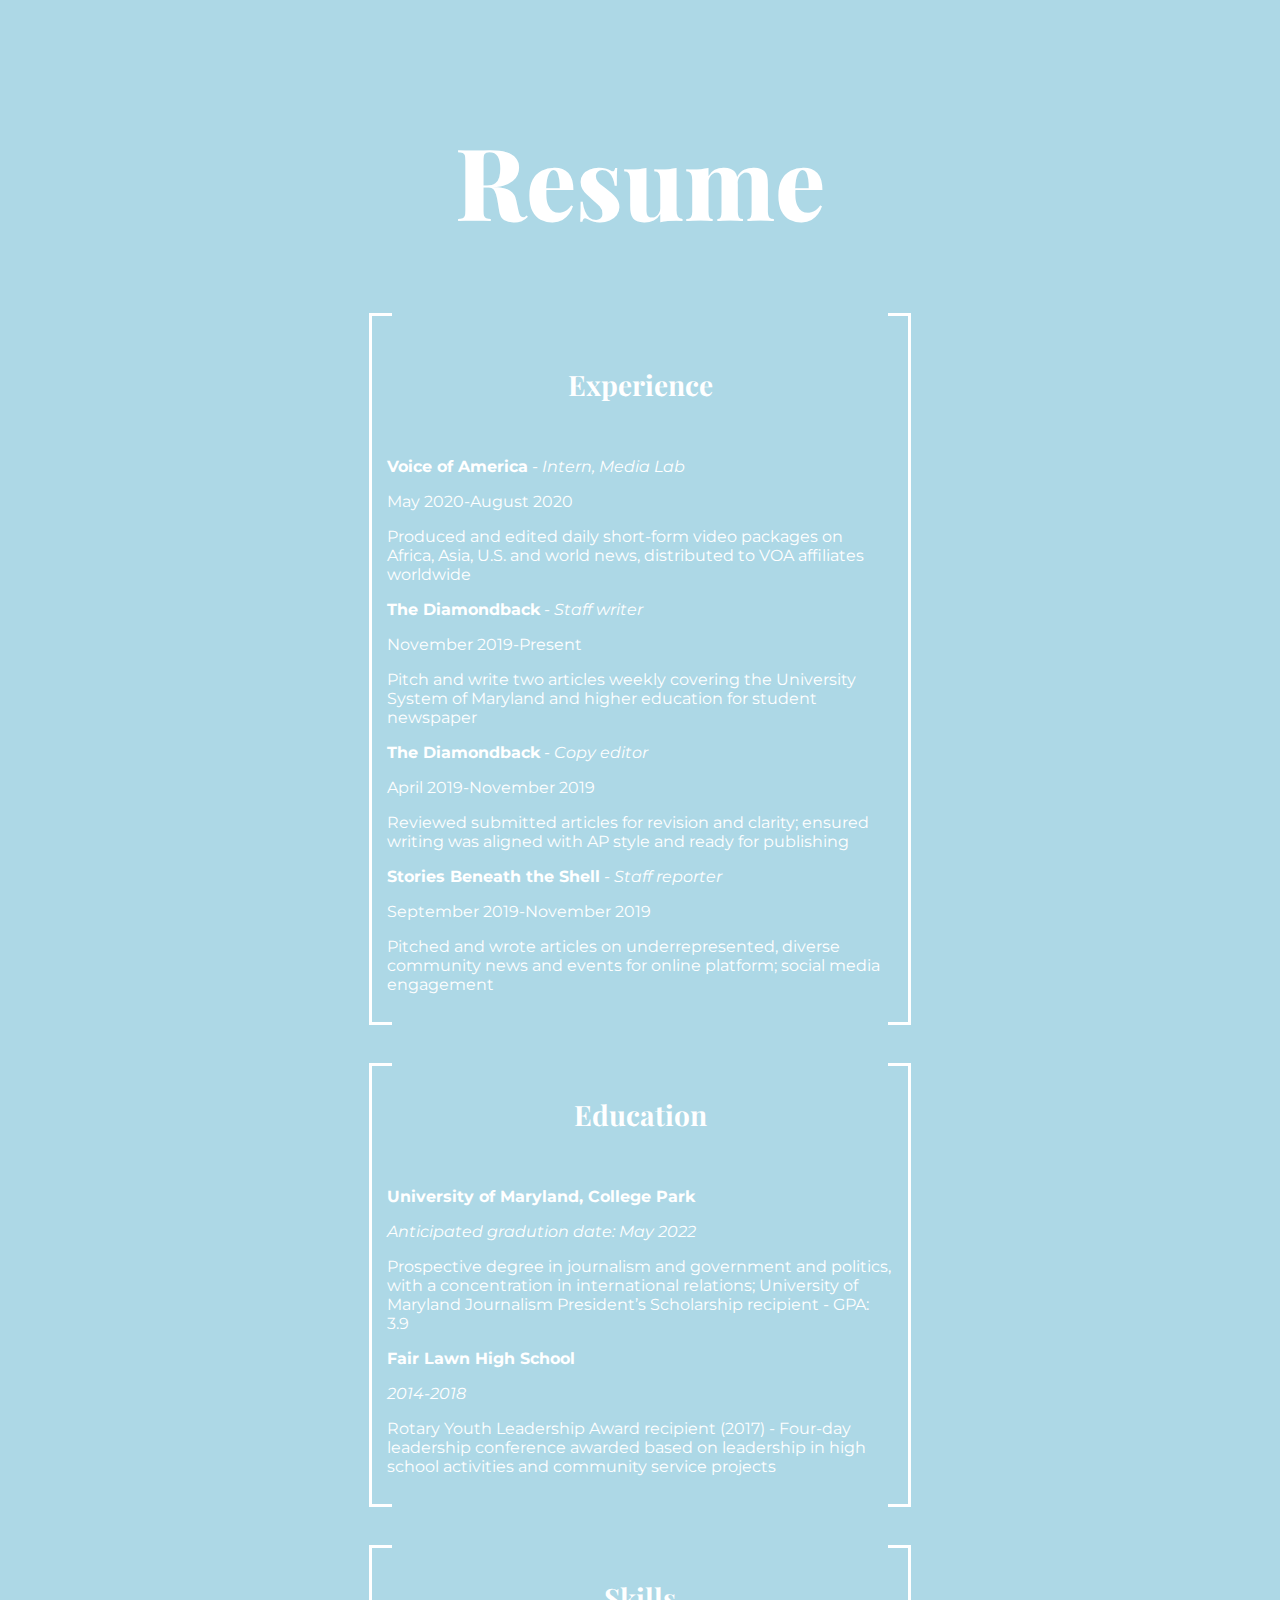
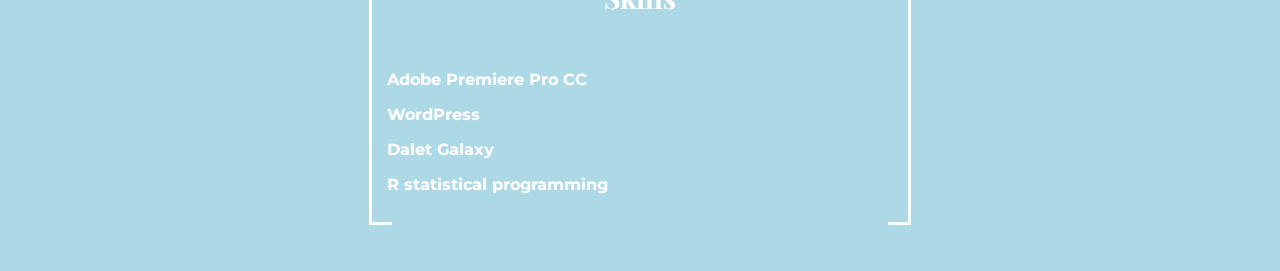
<file: resume.html>
<!DOCTYPE html>
<html lang="en">
   <head>
      <!-- Basic Page Needs -->
      <meta charset="utf-8">
      <title>Resume</title>
      <meta name="description" content=" ">
      <meta name="author" content=" ">
      <!--Mobile Specific Metas -->
      <meta name="viewport" content="width=device-width, initial-scale=1">
      <!-- FONT -->
      <link href="https://fonts.googleapis.com/css2?family=Montserrat:ital,wght@0,400;0,700;1,400&display=swap" rel="stylesheet">
      <link href="https://fonts.googleapis.com/css2?family=Playfair+Display:ital,wght@0,400;0,700;1,400&display=swap" rel="stylesheet">
      <!-- CSS -->
      <link rel="stylesheet" href="https://cdn.jsdelivr.net/npm/bootstrap@4.5.3/dist/css/bootstrap.min.css" integrity="sha384-TX8t27EcRE3e/ihU7zmQxVncDAy5uIKz4rEkgIXeMed4M0jlfIDPvg6uqKI2xXr2" crossorigin="anonymous">
      <link rel="stylesheet" href="css/style.css">
   </head>
   <!-- Page contents here -->
   <!--NAV-->
   <nav class="navbar navbar-light bg-light">
      <a class="navbar-link" href="index.html" style="color: #add8e6">About</a>
      <a class="navbar-link" href="resume.html" style="color: #add8e6">Resume</a>
      <a class="navbar-link" href="clips.html" style="color: #add8e6">Clips</a>
      <a class="navbar-link" href="contact.html" style="color: #add8e6">Contact</a>
   </nav>
   <body>
      <div class="resume">
         <br>
         <h1>Resume</h1>
      </div>
      <div class="experience bracket">
         <br>
         <h1>Experience</h1>
         <br>
         <p><b>Voice of America</b> - <em>Intern, Media Lab</em></p>
         <p>May 2020-August 2020</p>
         <p>Produced and edited daily short-form video packages on Africa, Asia, U.S. and world news, distributed to VOA affiliates worldwide</p>
         <p><b>The Diamondback</b> - <em>Staff writer</em></p>
         <p>November 2019-Present</p>
         <p>Pitch and write two articles weekly covering the University System of Maryland and higher education for student newspaper</p>
         <p><b>The Diamondback</b> - <em>Copy editor</em></p>
         <p>April 2019-November 2019</p>
         <p>Reviewed submitted articles for revision and clarity; ensured writing was aligned with AP style and ready for publishing</p>
         <p><b>Stories Beneath the Shell</b> - <em>Staff reporter</em></p>
         <p>September 2019-November 2019</p>
         <p>Pitched and wrote articles on underrepresented, diverse community news and events for online platform; social media engagement </p>
      </div>
      <br>
      <br>
      <div class="education bracket">
         <h1>Education</h1>
         <br>
         <p><b>University of Maryland, College Park</b></p>
         <p><em>Anticipated gradution date: May 2022</em></p>
         <p>Prospective degree in journalism and government and politics, with a concentration in international relations; University of Maryland Journalism President’s Scholarship recipient - GPA: 3.9</p>
         <p><b>Fair Lawn High School</b></p>
         <p><em>2014-2018</em></p>
         <p>Rotary Youth Leadership Award recipient (2017) - Four-day leadership conference awarded based on leadership in high school activities and community service projects</p>
      </div>
      <br>
      <br>
      <div class="education bracket">
         <h1>Skills</h1>
         <br>
         <p><b>Adobe Premiere Pro CC</b></p>
         <p><b>WordPress</b></p>
         <p><b>Dalet Galaxy</b></p>
         <p><b>R statistical programming</b></p>
      </div>
      <br>
      <br>
   </body>
</file>
<file: css/style.css>
/* font-family: 'Montserrat', sans-serif;
font-family: 'Playfair Display', serif;*/
body {
	background-color: #add8e6;
	color: white;
	font-family: Montserrat;
	font-weight: 400;
}

img {
	width: 60%;
	height: auto;
	margin: 0 auto;
}

.head {
	font-family: Playfair Display;
	color: white;
	font-weight: 700;
	text-align: center;
}

.blurb {
	color: white;
	font-weight: 400;
	text-align: center;
	width: 50%;
	margin: 0 auto;
}

.image-container {
	width: 60%;
	height: auto;
	margin: 0 auto;
	border-radius: 50%;
}

.img-circle {
	height: 310px;
    width: 310px;
    border-radius: 160px;
}

.bracket {
  background-image: linear-gradient(white, white),
                    linear-gradient(white, white),
                    linear-gradient(white, white),
                    linear-gradient(white, white);

  background-repeat: no-repeat;
  background-size: 20px 3px;
  padding: 15px;
                    
  background-position: top left, top right, bottom left, bottom right;

  border: solid white;
  border-width: 0 3px;
}

.twitter {
	width: 4%;
	margin: 0 auto;
	border-radius: 50%;
}

.resume h1 {
	font-family: Playfair Display;
	font-weight: 800;
	color: white;
	text-align: center;
	font-size: 100px;
}

.education h1 {
	font-family: Playfair Display;
	color: white;
	font-weight: 700;
	font-size: 28px;
	text-align: center;
}

.education {
	margin: 0 auto;
	width: 40%;
}

.experience h1 {
	font-family: Playfair Display;
	color: white;
	font-weight: 700;
	font-size: 28px;
	text-align: center;
}

.experience {
	margin: 0 auto;
	width: 40%;
}

.videos h1 {
	font-family: Playfair Display;
	color: white;
	font-weight: 700;
	font-size: 28px;
}

.videos {
	text-align: center;
	margin: 0 auto;
	width: 90%;
}

iframe {
	width: 90%;
}

.dbk h1 {
	font-family: Playfair Display;
	color: white;
	font-weight: 700;
	font-size: 28px;
}

.dbk {
	text-align: center;
}

.articles {
	margin: 0 auto;
	font-size: 18px;
	width: 50%;
}

.contact h1 {
	font-family: Playfair Display;
	color: white;
	font-weight: 700;
	font-size: 100px;
	text-align: center;
}

.contact h2 {
	font-family: Playfair Display;
	color: white;
	font-weight: 700;
	font-size: 28px;
}

.contact {
	margin: 0 auto;
	text-align: center;
	width: 50%;
}

@media (max-width: 768px) {
	.twitter {
		width: 11%;
		margin: 0 auto;
	}

	iframe {
		width: 100%;
	}

}

@media (max-width: 320px) {
	.img-circle {
		height: 200px;
		width: 200px;
	}

	.resume h1 {
		font-size: 75px;
	}

	.experience h1 {
		font-size: 20px;
	}
    
    .education {
    	width: 50%;
    }
    
    .experience {
   		width: 55%;

    }

    .videos {
    	width: 80%;
    }

    iframe {
    	width: 100%;
    }
    
    .contact h1 {
    	font-size: 50px;

    }

    .contact h2 { 
    	font-size: 20px;
    }

    .contact {
    	width: 60%;
    }

    .contact p {
    	font-size: 12px;
    }
}

@media (max-width: 375px) {
	.img-circle {
		height: 200px;
		width: 200px;
	}

	.resume h1 {
		font-size: 75px;
	}

	.experience h1 {
		font-size: 20px;
	}
    
    .education {
    	width: 50%;
    }
    
    .experience {
   		width: 55%;

    }

    .videos {
    	width: 80%;
    }

    iframe {
    	width: 100%;
    }
    
    .contact h1 {
    	font-size: 50px;

    }

    .contact h2 { 
    	font-size: 20px;
    }

    .contact {
    	width: 60%;
    }

    .contact p {
    	font-size: 12px;
    }
}

@media (max-width: 425px) {
		.img-circle {
		height: 200px;
		width: 200px;
	}

	.resume h1 {
		font-size: 75px;
	}

	.experience h1 {
		font-size: 20px;
	}
    
    .education {
    	width: 50%;
    }
    
    .experience {
   		width: 55%;

    }

    .videos {
    	width: 80%;
    }

    iframe {
    	width: 100%;
    }
    
    .contact h1 {
    	font-size: 50px;

    }

    .contact h2 { 
    	font-size: 20px;
    }

    .contact {
    	width: 60%;
    }

    .contact p {
    	font-size: 12px;
    }
}
</file>
<file: projects/final/css/style.css>
/* font-family: 'Raleway', sans-serif;
font-family: 'Castoro', serif;*/
.container-fluid {
	position: relative;
    text-align: left;
    color: white;
    filter: blur(4px);
    -webkit-filter: blur(6px);
}

.centered {
  background-color: rgb(0,0,0); 
  background-color: rgba(0,0,0, 0.6);
  position: absolute;
  color: white;
  font-weight: bold;
  border: 3px solid #f1f1f1;
  top: 50%;
  left: 50%;
  font-family: Castoro, serif;
  transform: translate(-50%, -50%);
  z-index: 2;
  font-size: 33px;
  text-shadow: 2px 2px 4px #000000;
  width: 60%;
  padding: 20px;
  text-align: center;
}

.centered p {
	font-family: Raleway, sans-serif;
	font-size: 17px;
	font-weight: normal;
	padding-top: 10px;
	line-height: 0.6;
	text-align: center;
}

.caption {
	font-family: Castoro, serif;
	font-size: 12px;
	color: #A9A9A9;
	padding-top: 10px;
	margin-left: 16px;
	padding-bottom: 40px;
}

.first-letter {
	font-size: 40px;
}

.article {
	font-family: Castoro, serif;
	color: black;
	padding-top: 20px;
	padding-bottom: 8px;
	width: 50%;
	margin: 0 auto;
}

.article span {
	line-height: 0;
}

.picture {
	margin: 0 auto;
	width: 60%;
}

.terpsvote {
	width: 75%;
	margin: 0 auto;
}

.earlychart {
	width: 50%;
	margin: 0 auto;
	padding-top: 20px;
}

.partychart {
	width: 50%;
	margin: 0 auto;
	padding-top: 20px;
}

.cap2 {
	text-align: center;
	font-family: Castoro, serif;
	font-size: 12px;
	color: #A9A9A9;
}

.disclaimer {
	font-family: Castoro, serif;
	font-size: 12px;
	color: #A9A9A9;
	margin-left: 16px;
}

@media (max-width: 320px) {
	
	.container-fluid img {
		max-width: 100%;
		height: 300px;
	}

	.container-fluid {
		top: 0px;
		-webkit-filter: blur(3px);
	}

	.earlychart {
		width: 90%;
	}

	.picture {
		width: 90%;
	}

	.partychart {
		width: 80%;
	}

	.col-6 {
        display: none;
	}

	.centered {
		max-width: 90%;
		top: 25%;
		font-size: 22px;
		padding: 6px;
	}

	.centered p {
		font-size: 13px;
	}

	.article {
		width: 80%;
		padding-top: 10px;
		padding-bottom: 2px;
	}

	.disclaimer {
		margin-left: 10px;
	}

	.caption {
		margin-left: 20px;
		font-size: 11px;
	}
}

@media (max-width: 768px) {

	.terpsvote {
		width: 90%;
	}

	.picture {
		width: 75%;
	}
}

@media (min-width: 1024px) {

	.centered {
        top: 350px;
        font-size: 33px;
	}
}

@media (max-width: 375px) {

	.col-6 {
		display: none;
	}

	.container-fluid img {
		max-width: 100%;
		height: 300px;
	}

	.container-fluid {
		top: 0px;
		-webkit-filter: blur(3px);
	}

	.earlychart {
		width: 90%;
	}

	.article {
		width: 80%;
		padding-top: 10px;
		padding-bottom: 2px;
	}

	.caption {
		margin-left: 20px;
		font-size: 11px;
	}

	.partychart {
		width: 90%;
	}

	.picture {
		width: 90%;
	}

	.centered {
		max-width: 90%;
		top: 25%;
		font-size: 22px;
		padding: 7px;
	}

	.centered p {
		font-size: 13px;
	}
}

@media (max-width: 425px) {

	.col-6 {
		display: none;
	}

	.container-fluid img {
		max-width: 100%;
		height: 300px;
	}

	.container-fluid {
		top: 0px;
		-webkit-filter: blur(3px);
	}

	.earlychart {
		width: 90%;
	}

	.partychart {
		width: 90%;
	}

	.article {
		width: 80%;
		padding-top: 10px;
		padding-bottom: 2px;
	}

	.caption {
		margin-left: 16px;
		font-size: 11px;
	}

	.picture {
		width: 90%;
	}

	.centered {
		max-width: 90%;
		top: 25%;
		font-size: 22px;
		padding: 6px;
	}

	.centered p {
		font-size: 13px;
	}
}
</file>
